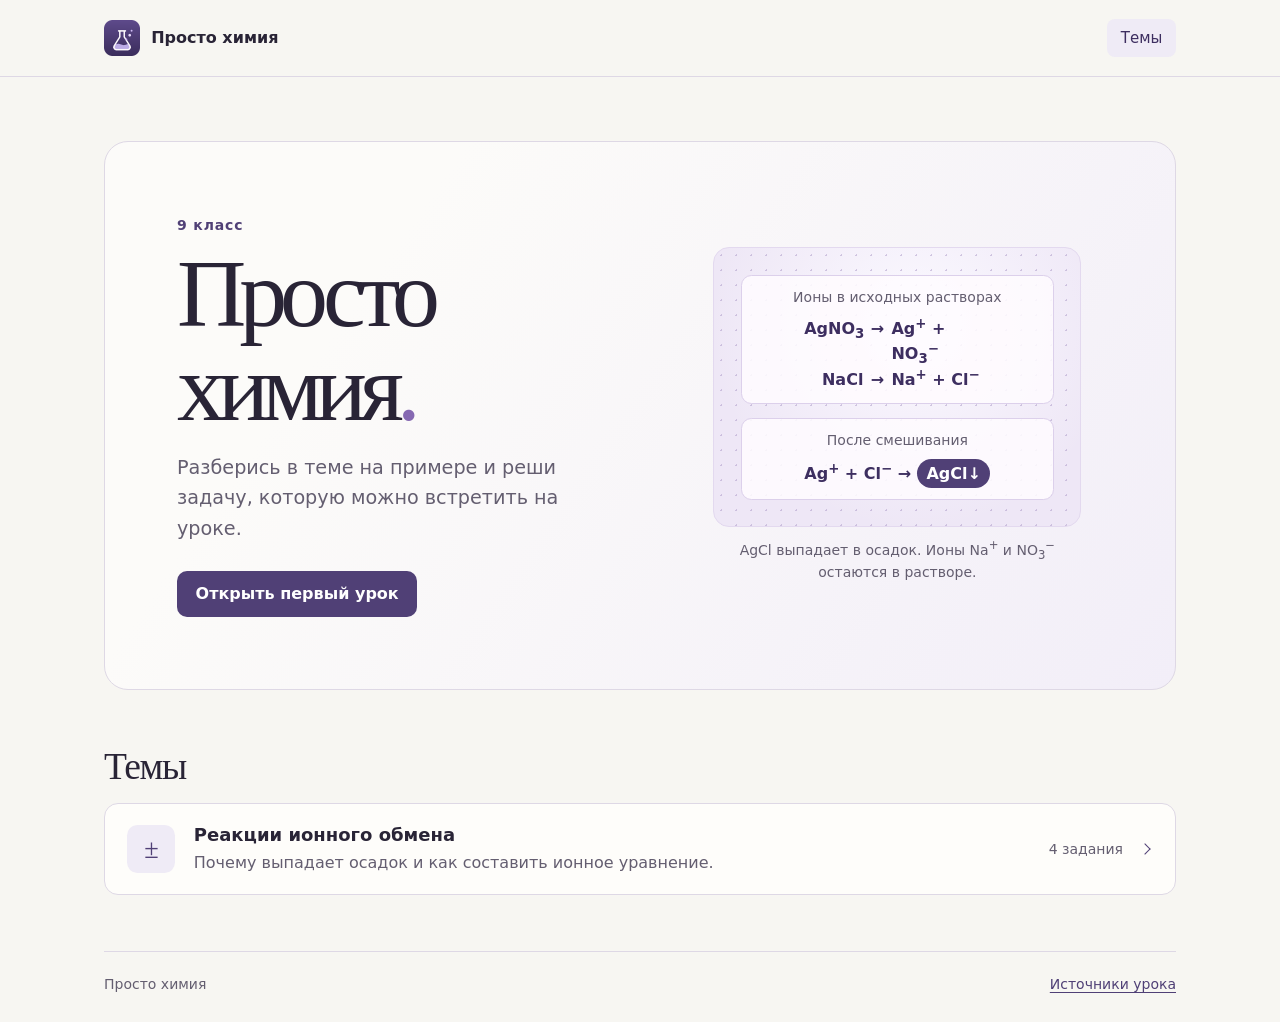
<file: index.html>
<!doctype html>
<html lang="ru">
<head>
  <meta charset="utf-8">
  <meta name="viewport" content="width=device-width, initial-scale=1">
  <meta name="description" content="Химия для 9 класса. Короткие объяснения и школьные задачи с разбором.">
  <meta name="theme-color" content="#f7f6f2">
  <title>Просто химия · Темы для 9 класса</title>
  <link rel="icon" type="image/png" href="logo.png">
  <link rel="stylesheet" href="styles.css?v=3">
</head>
<body>
  <a class="skip-link" href="#main">К содержанию</a>
  <header class="site-header">
    <div class="frame header-inner">
      <a class="brand" href="./" aria-label="Просто химия, главная">
        <img class="brand-mark" src="logo.png" width="36" height="36" alt="">
        Просто химия
      </a>
      <nav aria-label="Основная навигация">
        <a class="nav-link" href="./" aria-current="page">Темы</a>
      </nav>
    </div>
  </header>

  <main id="main" class="frame home">
    <section class="hero" aria-labelledby="home-title">
      <div class="hero-copy">
        <p class="eyebrow">9 класс</p>
        <h1 id="home-title">Просто<br>химия<span class="title-period">.</span></h1>
        <p class="lead">Разберись в теме на примере и реши задачу, которую можно встретить на уроке.</p>
        <a class="button" href="ion-exchange.html">Открыть первый урок</a>
      </div>

      <figure class="hero-figure">
        <div class="ion-diagram">
          <div class="diagram-block">
            <p class="diagram-label">Ионы в исходных растворах</p>
            <div class="diagram-equations">
              <p class="diagram-equation"><strong>AgNO<sub>3</sub></strong><span>→</span><span>Ag<sup>+</sup> + NO<sub>3</sub><sup>−</sup></span></p>
              <p class="diagram-equation"><strong>NaCl</strong><span>→</span><span>Na<sup>+</sup> + Cl<sup>−</sup></span></p>
            </div>
          </div>
          <div class="diagram-block">
            <p class="diagram-label">После смешивания</p>
            <p class="diagram-reaction">Ag<sup>+</sup> + Cl<sup>−</sup> → <strong class="diagram-product">AgCl↓</strong></p>
          </div>
        </div>
        <figcaption>AgCl выпадает в осадок. Ионы Na<sup>+</sup> и NO<sub>3</sub><sup>−</sup> остаются в растворе.</figcaption>
      </figure>
    </section>

    <section class="topic-section" aria-labelledby="topics-title">
      <h2 id="topics-title">Темы</h2>
      <ul class="topic-list">
        <li>
          <a class="topic-card" href="ion-exchange.html">
            <span class="topic-symbol" aria-hidden="true">±</span>
            <div class="topic-copy">
              <h3>Реакции ионного обмена</h3>
              <p>Почему выпадает осадок и как составить ионное уравнение.</p>
            </div>
            <span class="topic-meta">4 задания</span>
            <span class="topic-chevron" aria-hidden="true"></span>
          </a>
        </li>
      </ul>
    </section>
  </main>

  <footer class="frame site-footer">
    <span>Просто химия</span>
    <a href="ion-exchange.html#sources">Источники урока</a>
  </footer>
</body>
</html>
</file>
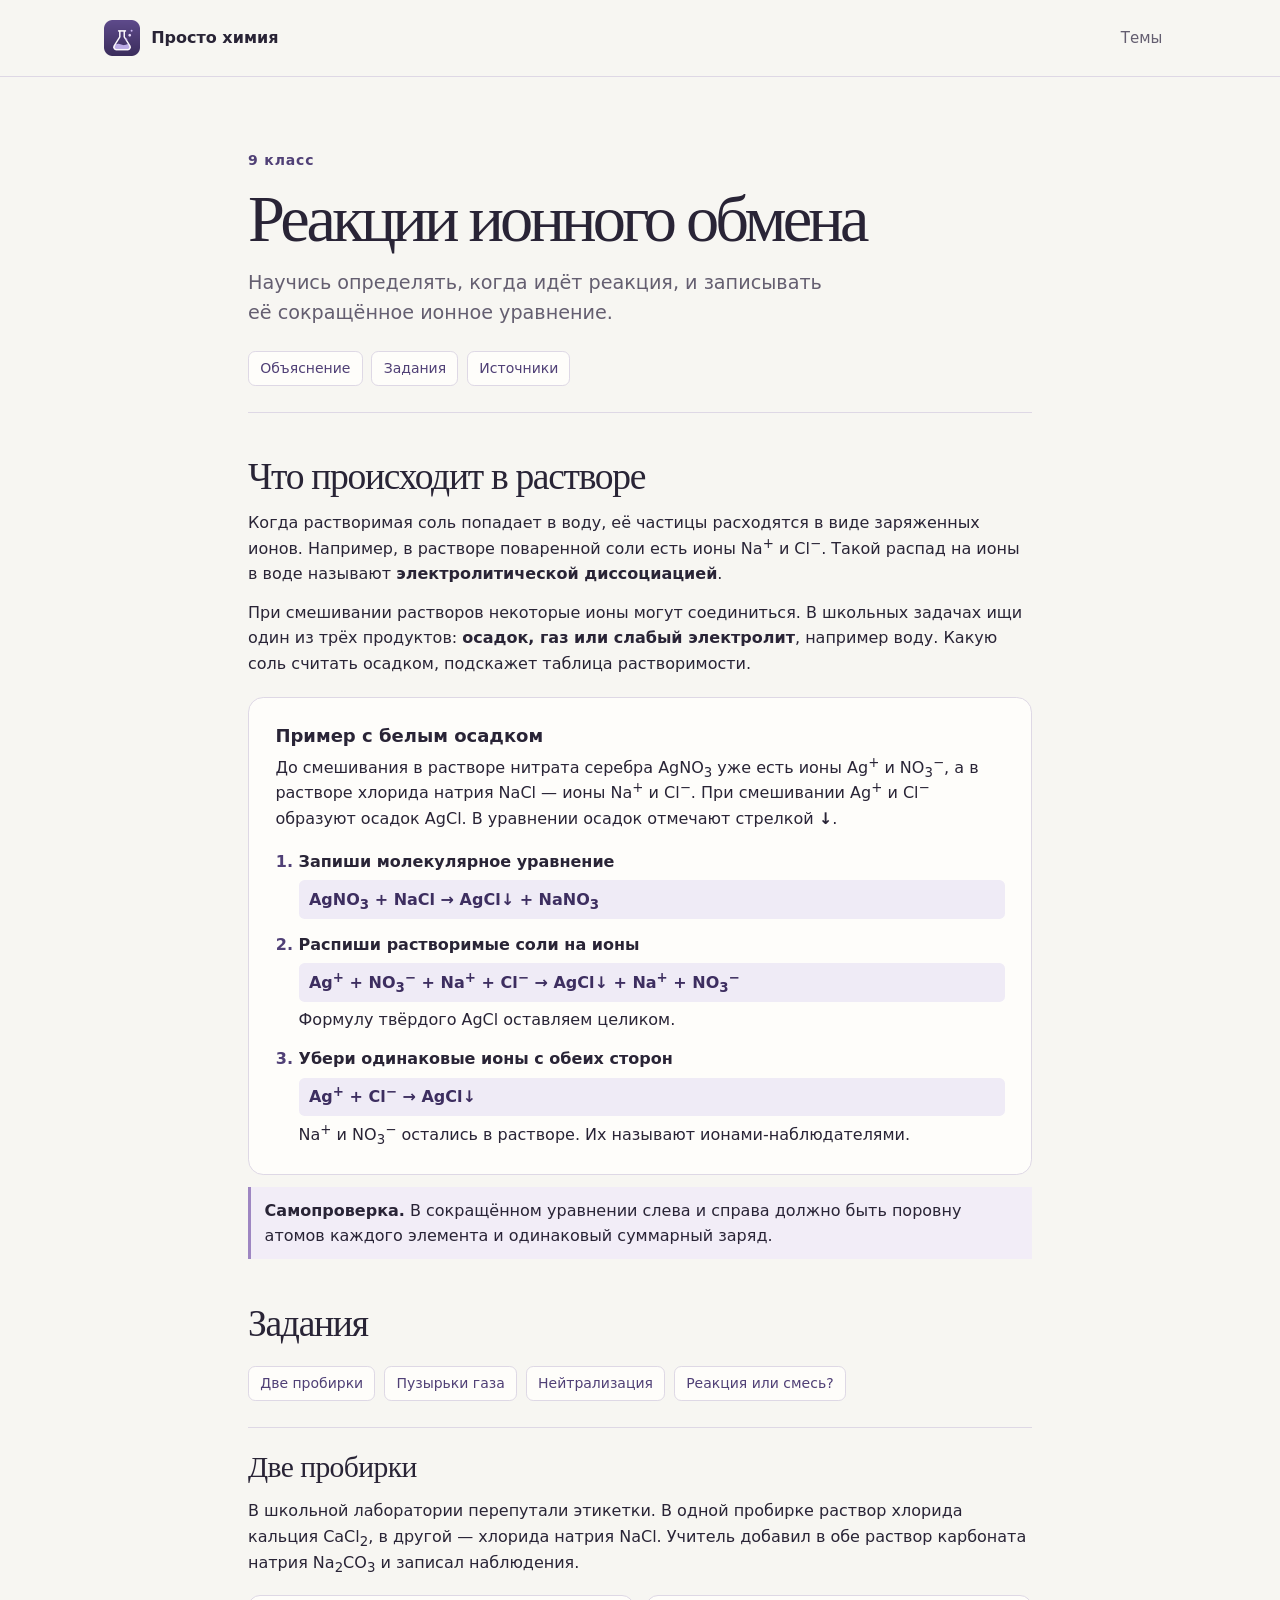
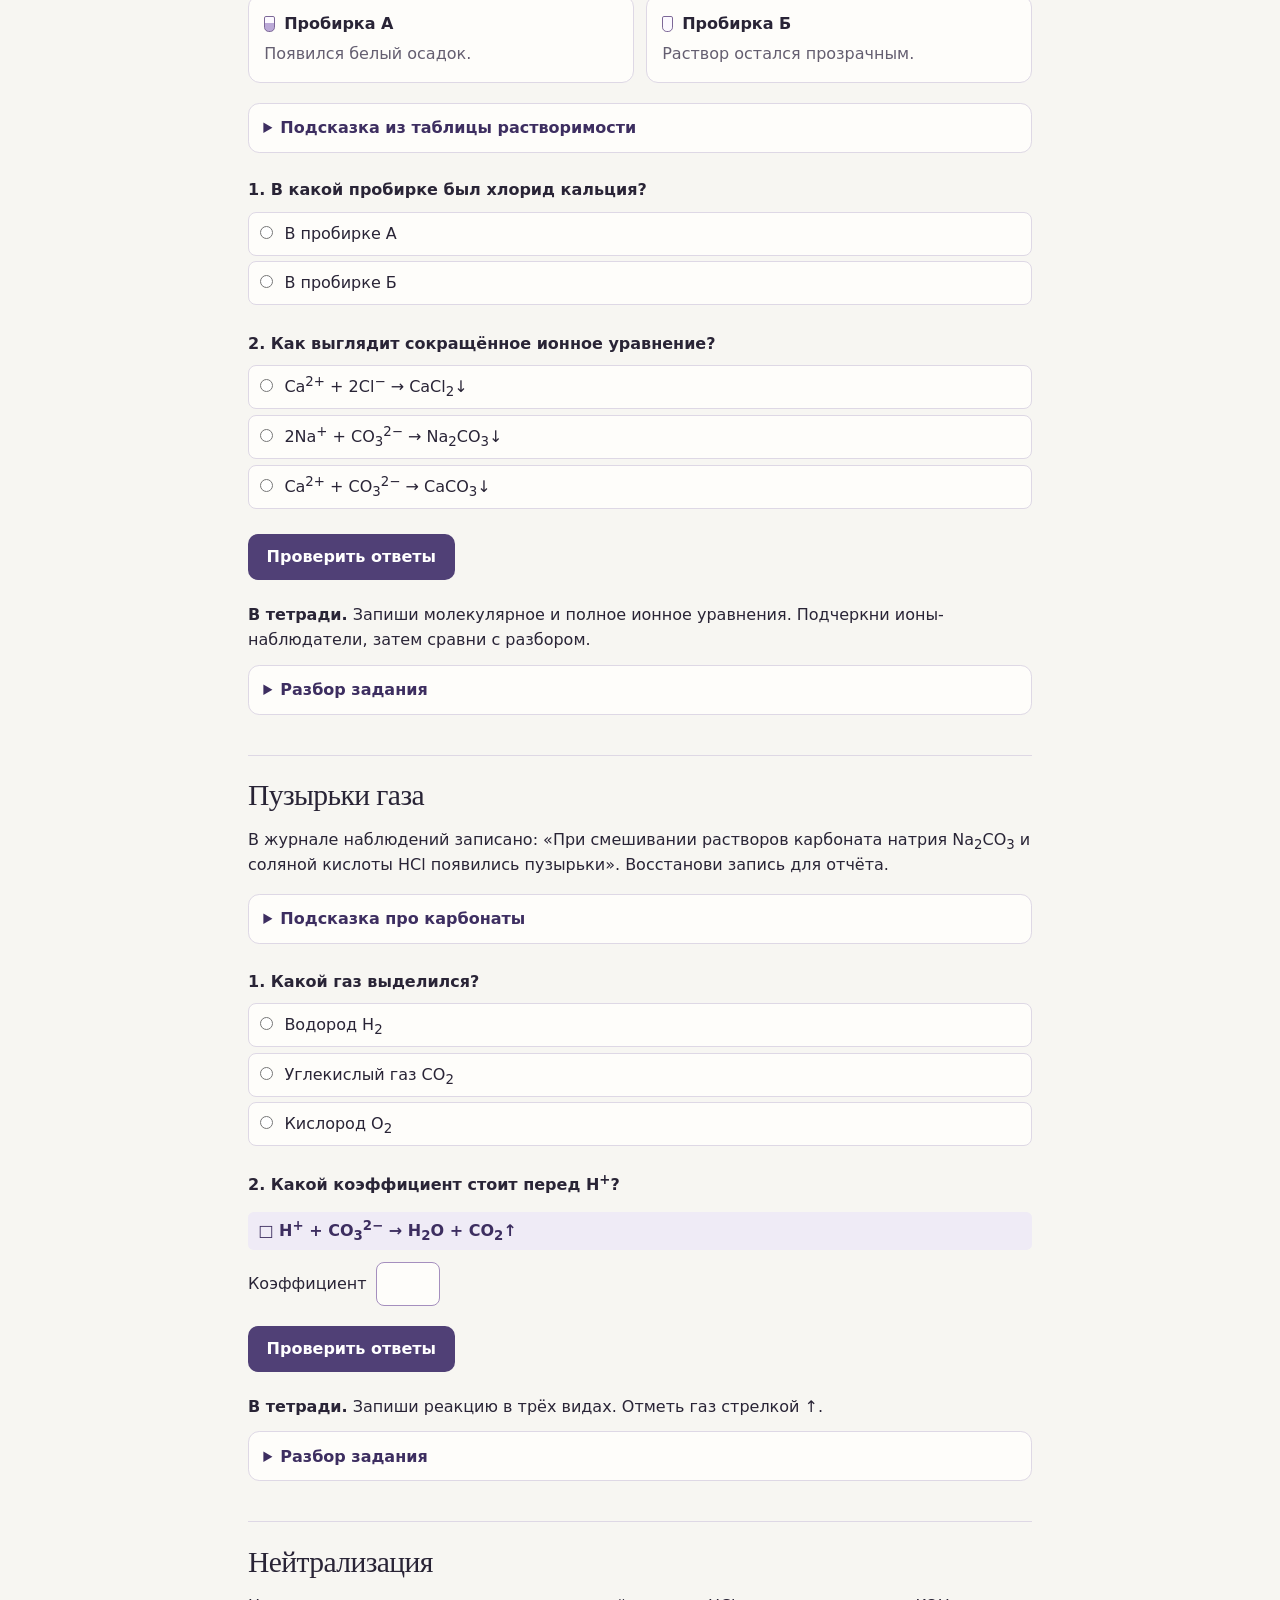
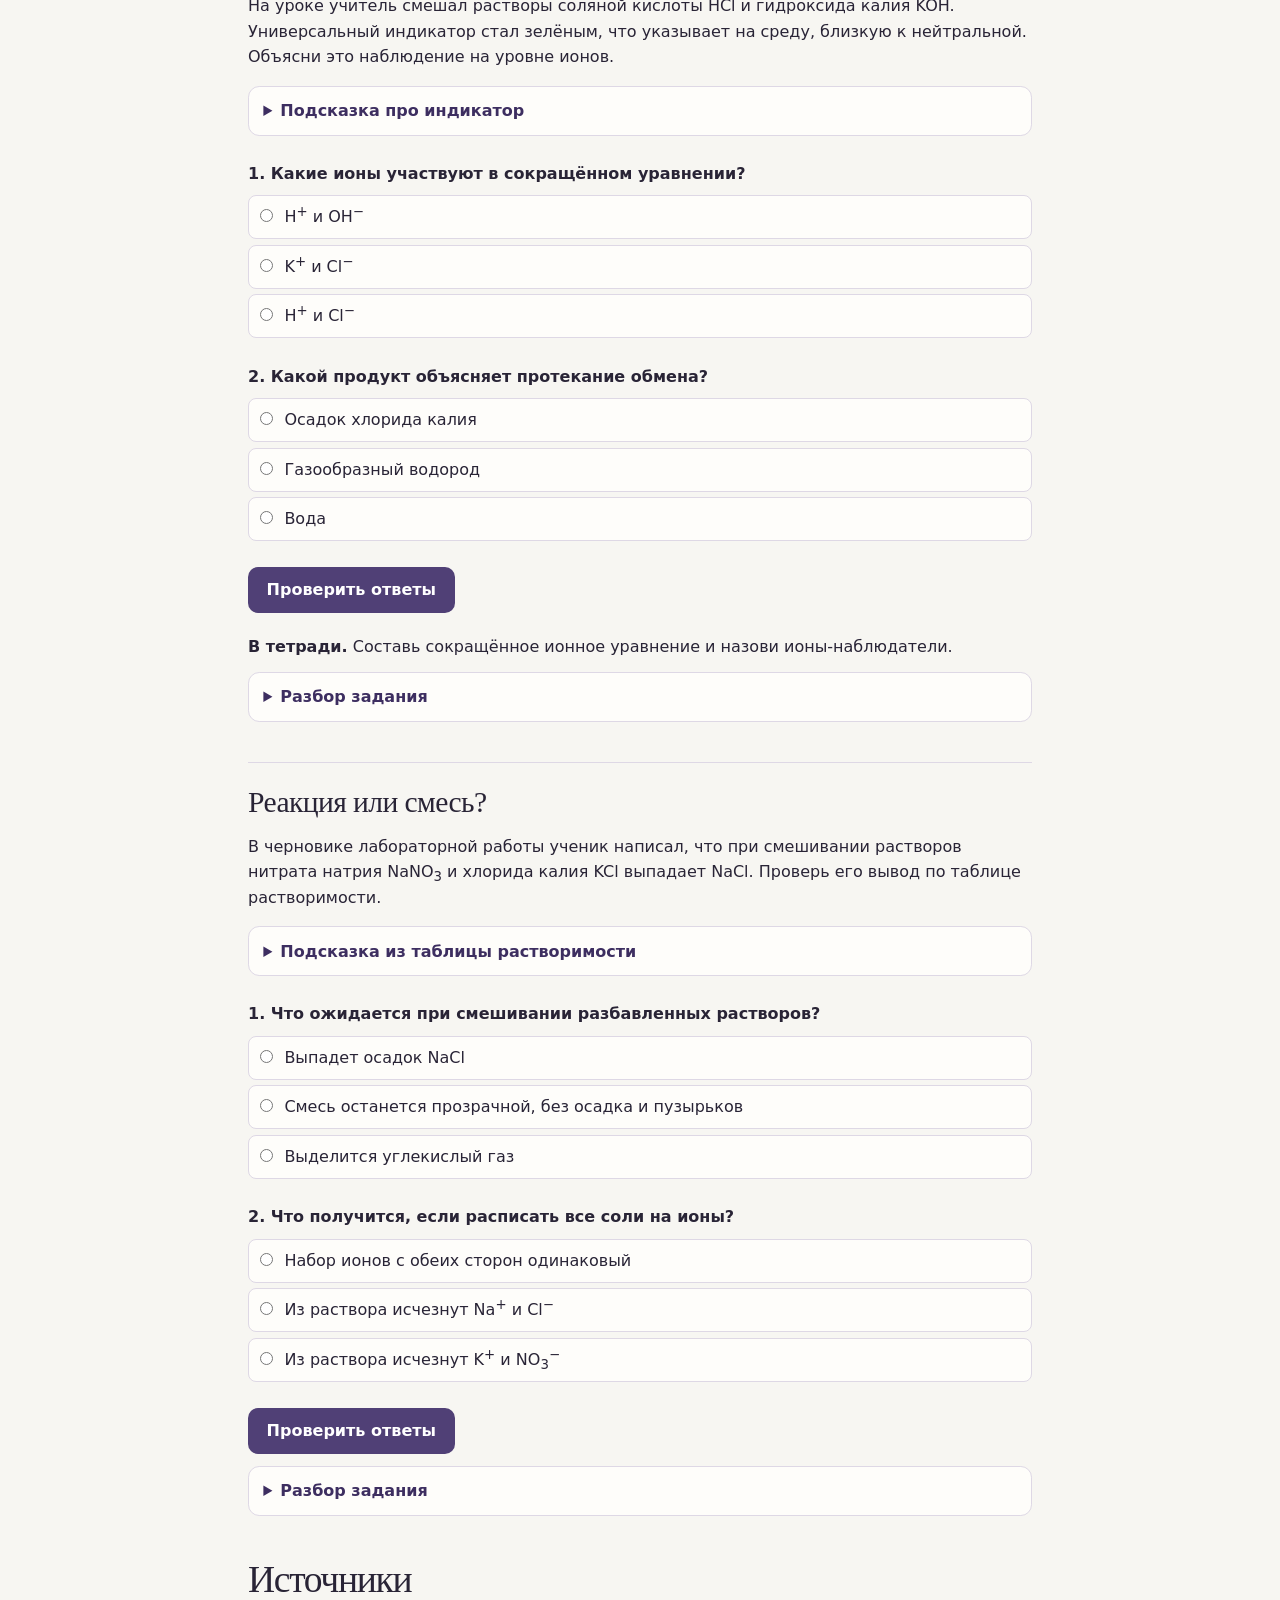
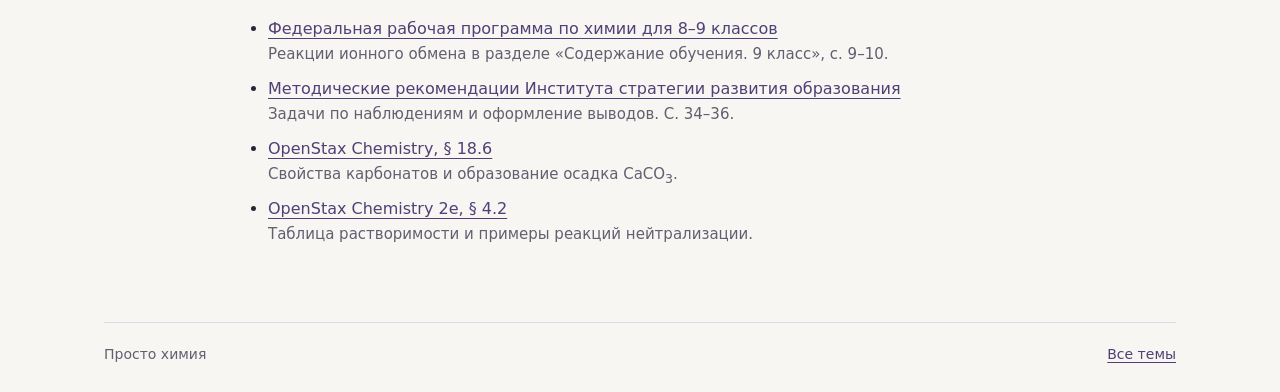
<file: ion-exchange.html>
<!doctype html>
<html lang="ru">
<head>
  <meta charset="utf-8">
  <meta name="viewport" content="width=device-width, initial-scale=1">
  <meta name="description" content="Реакции ионного обмена для 9 класса. Краткое объяснение и четыре школьных задания с проверкой и разбором.">
  <meta name="theme-color" content="#f7f6f2">
  <title>Реакции ионного обмена · Просто химия</title>
  <link rel="icon" type="image/png" href="logo.png">
  <link rel="stylesheet" href="styles.css?v=3">
  <script src="practice.js?v=2" defer></script>
</head>
<body>
  <a class="skip-link" href="#main">К содержанию</a>
  <header class="site-header">
    <div class="frame header-inner">
      <a class="brand" href="./" aria-label="Просто химия, главная">
        <img class="brand-mark" src="logo.png" width="36" height="36" alt="">
        Просто химия
      </a>
      <nav aria-label="Основная навигация">
        <a class="nav-link" href="./#topics-title">Темы</a>
      </nav>
    </div>
  </header>

  <main id="main" class="frame lesson">
    <header class="lesson-hero">
      <p class="eyebrow">9 класс</p>
      <h1>Реакции ионного обмена</h1>
      <p class="lead">Научись определять, когда идёт реакция, и записывать её сокращённое ионное уравнение.</p>
      <nav class="lesson-links" aria-label="В этом уроке">
        <a href="#theory">Объяснение</a>
        <a href="#practice">Задания</a>
        <a href="#sources">Источники</a>
      </nav>
    </header>

    <section id="theory" class="lesson-section" aria-labelledby="theory-title">
      <h2 id="theory-title">Что происходит в растворе</h2>
      <p>Когда растворимая соль попадает в воду, её частицы расходятся в виде заряженных ионов. Например, в растворе поваренной соли есть ионы Na<sup>+</sup> и Cl<sup>−</sup>. Такой распад на ионы в воде называют <strong>электролитической диссоциацией</strong>.</p>
      <p>При смешивании растворов некоторые ионы могут соединиться. В школьных задачах ищи один из трёх продуктов: <strong>осадок, газ или слабый электролит</strong>, например воду. Какую соль считать осадком, подскажет таблица растворимости.</p>

      <div class="worked-example">
        <h3>Пример с белым осадком</h3>
        <p>До смешивания в растворе нитрата серебра AgNO<sub>3</sub> уже есть ионы Ag<sup>+</sup> и NO<sub>3</sub><sup>−</sup>, а в растворе хлорида натрия NaCl — ионы Na<sup>+</sup> и Cl<sup>−</sup>. При смешивании Ag<sup>+</sup> и Cl<sup>−</sup> образуют осадок AgCl. В уравнении осадок отмечают стрелкой <strong>↓</strong>.</p>
        <ol class="equation-steps">
          <li>
            <strong>Запиши молекулярное уравнение</strong>
            <p class="equation">AgNO<sub>3</sub> + NaCl → AgCl↓ + NaNO<sub>3</sub></p>
          </li>
          <li>
            <strong>Распиши растворимые соли на ионы</strong>
            <p class="equation">Ag<sup>+</sup> + NO<sub>3</sub><sup>−</sup> + Na<sup>+</sup> + Cl<sup>−</sup> → AgCl↓ + Na<sup>+</sup> + NO<sub>3</sub><sup>−</sup></p>
            <p>Формулу твёрдого AgCl оставляем целиком.</p>
          </li>
          <li>
            <strong>Убери одинаковые ионы с обеих сторон</strong>
            <p class="equation">Ag<sup>+</sup> + Cl<sup>−</sup> → AgCl↓</p>
            <p>Na<sup>+</sup> и NO<sub>3</sub><sup>−</sup> остались в растворе. Их называют ионами-наблюдателями.</p>
          </li>
        </ol>
      </div>
      <p class="takeaway"><strong>Самопроверка.</strong> В сокращённом уравнении слева и справа должно быть поровну атомов каждого элемента и одинаковый суммарный заряд.</p>
    </section>

    <section id="practice" class="lesson-section" aria-labelledby="practice-title">
      <h2 id="practice-title">Задания</h2>
      <nav class="lesson-links" aria-label="Список заданий">
        <a href="#precipitate">Две пробирки</a>
        <a href="#gas">Пузырьки газа</a>
        <a href="#neutralization">Нейтрализация</a>
        <a href="#mixture">Реакция или смесь?</a>
      </nav>
    </section>

    <section id="precipitate" class="practice-task" aria-labelledby="precipitate-title">
      <h3 id="precipitate-title">Две пробирки</h3>
      <p>В школьной лаборатории перепутали этикетки. В одной пробирке раствор хлорида кальция CaCl<sub>2</sub>, в другой — хлорида натрия NaCl. Учитель добавил в обе раствор карбоната натрия Na<sub>2</sub>CO<sub>3</sub> и записал наблюдения.</p>
      <dl class="observations">
        <div>
          <dt><span aria-hidden="true" class="sample cloudy"></span>Пробирка А</dt>
          <dd>Появился белый осадок.</dd>
        </div>
        <div>
          <dt><span aria-hidden="true" class="sample clear"></span>Пробирка Б</dt>
          <dd>Раствор остался прозрачным.</dd>
        </div>
      </dl>

      <details class="disclosure hint">
        <summary>Подсказка из таблицы растворимости</summary>
        <p>Карбонат кальция CaCO<sub>3</sub> практически нерастворим, а соли натрия из этого задания растворимы. В сокращённом уравнении слева оставь ионы, которые входят в состав осадка.</p>
      </details>

      <form class="exercise" aria-labelledby="precipitate-title" hidden>
        <fieldset data-correct="a" data-right="Да, хлорид кальция был в пробирке А. Ионы кальция образовали белый осадок." data-wrong="Ещё раз сравни наблюдения. Где ионы кальция могли образовать осадок?">
          <legend>1. В какой пробирке был хлорид кальция?</legend>
          <label class="option"><input type="radio" name="sample" value="a"><span>В пробирке А</span></label>
          <label class="option"><input type="radio" name="sample" value="b"><span>В пробирке Б</span></label>
          <p class="field-feedback" hidden></p>
        </fieldset>

        <fieldset data-correct="carbonate" data-right="Верно. Ионы кальция и карбонат-ионы образуют CaCO₃. Суммарный заряд с обеих сторон равен нулю." data-wrong="Проверь, входит ли каждый выбранный ион в состав осадка. Ионы-наблюдатели в сокращённом уравнении убирают.">
          <legend>2. Как выглядит сокращённое ионное уравнение?</legend>
          <label class="option"><input type="radio" name="equation" value="chloride"><span class="formula">Ca<sup>2+</sup> + 2Cl<sup>−</sup> → CaCl<sub>2</sub>↓</span></label>
          <label class="option"><input type="radio" name="equation" value="sodium"><span class="formula">2Na<sup>+</sup> + CO<sub>3</sub><sup>2−</sup> → Na<sub>2</sub>CO<sub>3</sub>↓</span></label>
          <label class="option"><input type="radio" name="equation" value="carbonate"><span class="formula">Ca<sup>2+</sup> + CO<sub>3</sub><sup>2−</sup> → CaCO<sub>3</sub>↓</span></label>
          <p class="field-feedback" hidden></p>
        </fieldset>

        <div class="exercise-actions">
          <button type="submit" class="button">Проверить ответы</button>
          <button type="reset" class="button button-quiet" hidden>Сбросить</button>
        </div>
        <p class="result" role="status" aria-atomic="true"></p>
      </form>
      <noscript>
        <p>Определи, в какой пробирке был хлорид кальция. Запиши сокращённое ионное уравнение и сравни с разбором.</p>
      </noscript>

      <p class="notebook"><strong>В тетради.</strong> Запиши молекулярное и полное ионное уравнения. Подчеркни ионы-наблюдатели, затем сравни с разбором.</p>
      <details id="solution" class="disclosure solution">
        <summary>Разбор задания</summary>
        <div class="solution-body">
          <p>В пробирке А был CaCl<sub>2</sub>. Ионы Ca<sup>2+</sup> встретились с ионами CO<sub>3</sub><sup>2−</sup>, и образовался белый осадок CaCO<sub>3</sub>. В пробирке Б все ионы остались в растворе.</p>
          <dl class="solution-equations">
            <dt>Молекулярное</dt>
            <dd class="equation">CaCl<sub>2</sub> + Na<sub>2</sub>CO<sub>3</sub> → CaCO<sub>3</sub>↓ + 2NaCl</dd>
            <dt>Полное ионное</dt>
            <dd class="equation">Ca<sup>2+</sup> + <s>2Cl<sup>−</sup></s> + <s>2Na<sup>+</sup></s> + CO<sub>3</sub><sup>2−</sup> → CaCO<sub>3</sub>↓ + <s>2Na<sup>+</sup></s> + <s>2Cl<sup>−</sup></s></dd>
            <dt>Сокращённое ионное</dt>
            <dd class="equation">Ca<sup>2+</sup> + CO<sub>3</sub><sup>2−</sup> → CaCO<sub>3</sub>↓</dd>
          </dl>
          <p>Карбонат кальция встречается и в быту. Например, он может входить в состав накипи в чайнике.</p>
        </div>
      </details>
    </section>

    <section id="gas" class="practice-task" aria-labelledby="gas-title">
      <h3 id="gas-title">Пузырьки газа</h3>
      <p>В журнале наблюдений записано: «При смешивании растворов карбоната натрия Na<sub>2</sub>CO<sub>3</sub> и соляной кислоты HCl появились пузырьки». Восстанови запись для отчёта.</p>

      <details class="disclosure hint">
        <summary>Подсказка про карбонаты</summary>
        <p>При взаимодействии карбоната с кислотой образуется угольная кислота H<sub>2</sub>CO<sub>3</sub>. Она распадается на воду и газ. Сравни состав H<sub>2</sub>CO<sub>3</sub> и H<sub>2</sub>O.</p>
      </details>

      <form class="exercise" aria-labelledby="gas-title" hidden>
        <fieldset data-correct="co2" data-right="Верно, в пузырьках углекислый газ CO₂." data-wrong="Подумай, в какую молекулу попадает углерод из карбонат-иона.">
          <legend>1. Какой газ выделился?</legend>
          <label class="option"><input type="radio" name="gas" value="h2"><span>Водород H<sub>2</sub></span></label>
          <label class="option"><input type="radio" name="gas" value="co2"><span>Углекислый газ CO<sub>2</sub></span></label>
          <label class="option"><input type="radio" name="gas" value="o2"><span>Кислород O<sub>2</sub></span></label>
          <p class="field-feedback" hidden></p>
        </fieldset>

        <fieldset data-correct="2" data-right="Верно. Два иона H⁺ компенсируют заряд −2 карбонат-иона и дают два атома водорода для воды." data-wrong="Заряд CO₃²⁻ равен −2. Сколько ионов с зарядом +1 нужно, чтобы суммарный заряд стал нулём?">
          <legend>2. Какой коэффициент стоит перед H<sup>+</sup>?</legend>
          <p class="equation">□ H<sup>+</sup> + CO<sub>3</sub><sup>2−</sup> → H<sub>2</sub>O + CO<sub>2</sub>↑</p>
          <label class="coefficient">Коэффициент <input type="text" name="coefficient" inputmode="numeric" autocomplete="off" maxlength="2"></label>
          <p class="field-feedback" hidden></p>
        </fieldset>

        <div class="exercise-actions">
          <button type="submit" class="button">Проверить ответы</button>
          <button type="reset" class="button button-quiet" hidden>Сбросить</button>
        </div>
        <p class="result" role="status" aria-atomic="true"></p>
      </form>
      <noscript><p>Назови газ и подбери коэффициент перед H<sup>+</sup> для реакции с одним CO<sub>3</sub><sup>2−</sup>.</p></noscript>

      <p class="notebook"><strong>В тетради.</strong> Запиши реакцию в трёх видах. Отметь газ стрелкой ↑.</p>
      <details class="disclosure solution">
        <summary>Разбор задания</summary>
        <div class="solution-body">
          <p>Один карбонат-ион связывает два иона H<sup>+</sup>. Образовавшаяся угольная кислота распадается на воду и углекислый газ.</p>
          <dl class="solution-equations">
            <dt>Молекулярное</dt>
            <dd class="equation">Na<sub>2</sub>CO<sub>3</sub> + 2HCl → 2NaCl + H<sub>2</sub>O + CO<sub>2</sub>↑</dd>
            <dt>Полное ионное</dt>
            <dd class="equation"><s>2Na<sup>+</sup></s> + CO<sub>3</sub><sup>2−</sup> + 2H<sup>+</sup> + <s>2Cl<sup>−</sup></s> → <s>2Na<sup>+</sup></s> + <s>2Cl<sup>−</sup></s> + H<sub>2</sub>O + CO<sub>2</sub>↑</dd>
            <dt>Сокращённое ионное</dt>
            <dd class="equation">2H<sup>+</sup> + CO<sub>3</sub><sup>2−</sup> → H<sub>2</sub>O + CO<sub>2</sub>↑</dd>
          </dl>
        </div>
      </details>
    </section>

    <section id="neutralization" class="practice-task" aria-labelledby="neutralization-title">
      <h3 id="neutralization-title">Нейтрализация</h3>
      <p>На уроке учитель смешал растворы соляной кислоты HCl и гидроксида калия KOH. Универсальный индикатор стал зелёным, что указывает на среду, близкую к нейтральной. Объясни это наблюдение на уровне ионов.</p>

      <details class="disclosure hint">
        <summary>Подсказка про индикатор</summary>
        <p>Кислая среда связана с избытком H<sup>+</sup>, а щелочная — с избытком OH<sup>−</sup>. Вспомни, что образуется, когда эти ионы соединяются.</p>
      </details>

      <form class="exercise" aria-labelledby="neutralization-title" hidden>
        <fieldset data-correct="water" data-right="Да. Ионы H⁺ и OH⁻ соединяются в молекулы воды." data-wrong="Найди пару из иона кислоты и иона щёлочи, из которых может образоваться вода.">
          <legend>1. Какие ионы участвуют в сокращённом уравнении?</legend>
          <label class="option"><input type="radio" name="ions" value="water"><span>H<sup>+</sup> и OH<sup>−</sup></span></label>
          <label class="option"><input type="radio" name="ions" value="salt"><span>K<sup>+</sup> и Cl<sup>−</sup></span></label>
          <label class="option"><input type="radio" name="ions" value="acid"><span>H<sup>+</sup> и Cl<sup>−</sup></span></label>
          <p class="field-feedback" hidden></p>
        </fieldset>

        <fieldset data-correct="water" data-right="Верно. Образование воды, слабого электролита, объясняет, почему идёт реакция обмена." data-wrong="Хлорид калия остаётся в растворе. Посмотри, какое вещество образуют H⁺ и OH⁻.">
          <legend>2. Какой продукт объясняет протекание обмена?</legend>
          <label class="option"><input type="radio" name="product" value="solid"><span>Осадок хлорида калия</span></label>
          <label class="option"><input type="radio" name="product" value="gas"><span>Газообразный водород</span></label>
          <label class="option"><input type="radio" name="product" value="water"><span>Вода</span></label>
          <p class="field-feedback" hidden></p>
        </fieldset>

        <div class="exercise-actions">
          <button type="submit" class="button">Проверить ответы</button>
          <button type="reset" class="button button-quiet" hidden>Сбросить</button>
        </div>
        <p class="result" role="status" aria-atomic="true"></p>
      </form>
      <noscript><p>Определи, какие ионы реагируют и что образуется при их соединении.</p></noscript>

      <p class="notebook"><strong>В тетради.</strong> Составь сокращённое ионное уравнение и назови ионы-наблюдатели.</p>
      <details class="disclosure solution">
        <summary>Разбор задания</summary>
        <div class="solution-body">
          <p>Ионы H<sup>+</sup> и OH<sup>−</sup> образуют воду. При смешивании равных количеств HCl и KOH избытка кислоты или щёлочи в растворе не остаётся. Ионы K<sup>+</sup> и Cl<sup>−</sup> сохраняются в растворе.</p>
          <dl class="solution-equations">
            <dt>Молекулярное</dt>
            <dd class="equation">HCl + KOH → KCl + H<sub>2</sub>O</dd>
            <dt>Полное ионное</dt>
            <dd class="equation">H<sup>+</sup> + <s>Cl<sup>−</sup></s> + <s>K<sup>+</sup></s> + OH<sup>−</sup> → <s>K<sup>+</sup></s> + <s>Cl<sup>−</sup></s> + H<sub>2</sub>O</dd>
            <dt>Сокращённое ионное</dt>
            <dd class="equation">H<sup>+</sup> + OH<sup>−</sup> → H<sub>2</sub>O</dd>
          </dl>
        </div>
      </details>
    </section>

    <section id="mixture" class="practice-task" aria-labelledby="mixture-title">
      <h3 id="mixture-title">Реакция или смесь?</h3>
      <p>В черновике лабораторной работы ученик написал, что при смешивании растворов нитрата натрия NaNO<sub>3</sub> и хлорида калия KCl выпадает NaCl. Проверь его вывод по таблице растворимости.</p>

      <details class="disclosure hint">
        <summary>Подсказка из таблицы растворимости</summary>
        <p>Предполагаемые продукты обмена — хлорид натрия NaCl и нитрат калия KNO<sub>3</sub>. Обе соли растворимы в воде.</p>
      </details>

      <form class="exercise" aria-labelledby="mixture-title" hidden>
        <fieldset data-correct="clear" data-right="Да. Обе соли растворимы, и в обычных условиях смесь остаётся прозрачной." data-wrong="Проверь растворимость NaCl и KNO₃. Из этих ионов газ тоже не образуется.">
          <legend>1. Что ожидается при смешивании разбавленных растворов?</legend>
          <label class="option"><input type="radio" name="observation" value="solid"><span>Выпадет осадок NaCl</span></label>
          <label class="option"><input type="radio" name="observation" value="clear"><span>Смесь останется прозрачной, без осадка и пузырьков</span></label>
          <label class="option"><input type="radio" name="observation" value="gas"><span>Выделится углекислый газ</span></label>
          <p class="field-feedback" hidden></p>
        </fieldset>

        <fieldset data-correct="same" data-right="Верно. Все четыре вида ионов остаются в растворе, сокращённого ионного уравнения нет." data-wrong="Выпиши ионы каждой из четырёх растворимых солей. Какие ионы есть с обеих сторон записи?">
          <legend>2. Что получится, если расписать все соли на ионы?</legend>
          <label class="option"><input type="radio" name="ions" value="same"><span>Набор ионов с обеих сторон одинаковый</span></label>
          <label class="option"><input type="radio" name="ions" value="sodium"><span>Из раствора исчезнут Na<sup>+</sup> и Cl<sup>−</sup></span></label>
          <label class="option"><input type="radio" name="ions" value="potassium"><span>Из раствора исчезнут K<sup>+</sup> и NO<sub>3</sub><sup>−</sup></span></label>
          <p class="field-feedback" hidden></p>
        </fieldset>

        <div class="exercise-actions">
          <button type="submit" class="button">Проверить ответы</button>
          <button type="reset" class="button button-quiet" hidden>Сбросить</button>
        </div>
        <p class="result" role="status" aria-atomic="true"></p>
      </form>
      <noscript><p>Предскажи результат смешивания. Выпиши ионы до и после смешивания и сравни их.</p></noscript>

      <details class="disclosure solution">
        <summary>Разбор задания</summary>
        <div class="solution-body">
          <p>В обоих растворах соли диссоциируют. После смешивания остаются те же четыре вида ионов:</p>
          <p class="equation">Na<sup>+</sup>, NO<sub>3</sub><sup>−</sup>, K<sup>+</sup>, Cl<sup>−</sup></p>
          <p>Осадок, газ или слабый электролит не образуются. Все ионы сократились бы, поэтому ионного уравнения реакции нет. Сам по себе прозрачный раствор ничего не доказывает: при нейтрализации он тоже может остаться прозрачным.</p>
        </div>
      </details>
    </section>

    <section id="sources" class="lesson-section sources" aria-labelledby="sources-title">
      <h2 id="sources-title">Источники</h2>
      <ul>
        <li><a href="https://edsoo.ru/wp-content/uploads/2025/07/2025_ooo_frp_himiya_8-9_baza.pdf#page=9">Федеральная рабочая программа по химии для 8–9 классов</a><span>Реакции ионного обмена в разделе «Содержание обучения. 9 класс», с. 9–10.</span></li>
        <li><a href="https://edsoo.ru/wp-content/uploads/2023/10/metodicheskoe-posobie.-himiya.pdf#page=34">Методические рекомендации Института стратегии развития образования</a><span>Задачи по наблюдениям и оформление выводов. С. 34–36.</span></li>
        <li><a href="https://openstax.org/books/chemistry/pages/18-6-occurrence-preparation-and-properties-of-carbonates">OpenStax Chemistry, § 18.6</a><span>Свойства карбонатов и образование осадка CaCO<sub>3</sub>.</span></li>
        <li><a href="https://openstax.org/books/chemistry-2e/pages/4-2-classifying-chemical-reactions">OpenStax Chemistry 2e, § 4.2</a><span>Таблица растворимости и примеры реакций нейтрализации.</span></li>
      </ul>
    </section>
  </main>

  <footer class="frame site-footer">
    <span>Просто химия</span>
    <a href="./#topics-title">Все темы</a>
  </footer>
</body>
</html>
</file>
<file: styles.css>
:root {
  color-scheme: light;
  --paper: #f7f6f2;
  --surface: #fefdfa;
  --ink: #292436;
  --muted: #645e70;
  --accent: #504076;
  --accent-dark: #3d2e60;
  --wash: #efebf6;
  --line: #ded8e5;
  --serif: Georgia, 'Times New Roman', serif;
  --sans: 'Segoe UI', system-ui, sans-serif;
}

*, *::before, *::after { box-sizing: border-box; }
[hidden] { display: none !important; }

body {
  margin: 0;
  min-width: 0;
  min-height: 100vh;
  display: flex;
  flex-direction: column;
  color: var(--ink);
  background: var(--paper);
  font: 1rem/1.6 var(--sans);
}

a { color: var(--accent); text-underline-offset: .23em; }
a:hover { color: var(--accent-dark); }
:focus-visible { outline: 2px solid #6a509a; outline-offset: 4px; }
button, input { font: inherit; }
sup, sub { line-height: 0; }
h1, h2, h3, p, figure { margin: 0; }
h1, h2 { font-family: var(--serif); font-weight: 500; line-height: 1.1; }
h2 { font-size: clamp(1.75rem, 4vw, 2.35rem); letter-spacing: -.035em; }
h3 { font-size: 1.125rem; line-height: 1.35; }

.frame { width: min(100% - 3rem, 67rem); margin-inline: auto; }
.skip-link { position: fixed; top: .75rem; left: .75rem; z-index: 2; padding: .5rem .75rem; background: var(--surface); transform: translateY(-200%); }
.skip-link:focus { transform: none; }
.site-header { border-bottom: 1px solid var(--line); }
.header-inner { min-height: 4.75rem; display: flex; align-items: center; justify-content: space-between; gap: 1rem; }
.brand { display: inline-flex; align-items: center; gap: .7rem; font-weight: 650; color: var(--ink); text-decoration: none; }
.brand-mark { display: block; width: 2.25rem; height: 2.25rem; flex: none; }
.nav-link { display: inline-block; padding: .45rem .85rem; border-radius: .5rem; color: var(--muted); font-size: .9375rem; text-decoration: none; }
.nav-link:hover, .nav-link[aria-current] { color: var(--accent-dark); background: var(--wash); }

.home { padding-block: clamp(1.5rem, 5vw, 4rem) 3.5rem; }
.hero {
  display: grid;
  grid-template-columns: minmax(0, 1.08fr) minmax(0, .92fr);
  align-items: center;
  gap: 2rem;
  padding: clamp(2rem, 6vw, 4.5rem);
  border: 1px solid var(--line);
  border-radius: 1.5rem;
  background: linear-gradient(125deg, #fcfbf9 25%, #f2eef8 100%);
}
.eyebrow { color: var(--accent); font-size: .875rem; font-weight: 650; letter-spacing: .06em; }
.hero h1 { margin-block: .65rem 1.1rem; font-size: clamp(3.75rem, 8.3vw, 6rem); line-height: .98; letter-spacing: -.075em; }
.title-period { color: #8669b2; }
.lead { color: var(--muted); font-size: clamp(1.05rem, 2.2vw, 1.2rem); max-width: 35ch; }
.button {
  display: inline-flex;
  align-items: center;
  justify-content: center;
  min-height: 2.875rem;
  padding: .55rem 1.1rem;
  border: 1px solid transparent;
  border-radius: .625rem;
  background: var(--accent);
  color: white;
  font-weight: 650;
  text-decoration: none;
  cursor: pointer;
}
.button:hover { background: var(--accent-dark); color: white; }
.hero .button { margin-top: 1.65rem; }
.hero-figure { width: 100%; max-width: 23rem; justify-self: center; }
.hero-figure figcaption { margin-top: .75rem; color: var(--muted); text-align: center; font-size: .875rem; }
.ion-diagram {
  display: grid;
  gap: .875rem;
  padding: clamp(.85rem, 3vw, 1.65rem);
  border-radius: 1rem;
  border: 1px solid #e3d9ef;
  background-color: #eee7f6;
  background-image: radial-gradient(#aa98c580 1px, transparent 1px), radial-gradient(ellipse at 55% 27%, #fbf9ff, transparent 72%);
  background-size: 15px 15px, 100% 100%;
}
.diagram-block {
  display: grid;
  justify-items: center;
  gap: .45rem;
  padding: .65rem .5rem;
  border-radius: .65rem;
  border: 1px solid #dcd0eb;
  background: #fffcffdd;
  text-align: center;
}
.diagram-label { color: var(--muted); font-size: .875rem; }
.diagram-equation { display: grid; grid-template-columns: 3.7rem 1.25rem 6.2rem; align-items: baseline; gap: .25rem; text-align: left; }
.diagram-equation strong { text-align: right; }
.diagram-equation > :nth-child(2) { text-align: center; }
.diagram-equation, .diagram-reaction { color: var(--accent-dark); font-weight: 600; }
.diagram-product {
  display: inline-block;
  padding: .12em .6em;
  border-radius: 99px;
  background: var(--accent);
  color: white;
  white-space: nowrap;
}

.topic-section { margin-top: clamp(2rem, 6vw, 3.5rem); }
.topic-list { padding: 0; margin: 1rem 0 0; list-style: none; }
.topic-card {
  display: grid;
  grid-template-columns: auto minmax(0, 1fr) auto auto;
  align-items: center;
  gap: 1.15rem;
  padding: 1.15rem 1.4rem;
  border: 1px solid var(--line);
  border-radius: .875rem;
  background: var(--surface);
  color: var(--ink);
  text-decoration: none;
}
.topic-card:hover { background: #fbf8ff; border-color: #bba8d0; }
.topic-symbol { display: grid; place-items: center; width: 3rem; height: 3rem; border-radius: .65rem; background: var(--wash); color: var(--accent); font: 1.65rem/1 var(--serif); }
.topic-copy p { margin-top: .2rem; color: var(--muted); }
.topic-meta { color: var(--muted); font-size: .875rem; white-space: nowrap; }
.topic-chevron { width: .5rem; height: .5rem; margin-right: .2rem; border-top: 1.5px solid var(--accent); border-right: 1.5px solid var(--accent); transform: rotate(45deg); }
.site-footer { display: flex; justify-content: space-between; gap: .75rem 1.25rem; flex-wrap: wrap; margin-top: auto; padding-block: 1.3rem 1.65rem; border-top: 1px solid var(--line); font-size: .875rem; color: var(--muted); }

.lesson { max-width: 49rem; padding-block: clamp(2rem, 6vw, 4.5rem) 3.75rem; }
.lesson-hero { padding-bottom: 1.6rem; border-bottom: 1px solid var(--line); }
.lesson-hero h1 { margin-block: .65rem .8rem; font-size: clamp(2.5rem, 6vw, 4.15rem); letter-spacing: -.058em; }
.lesson-hero .lead { max-width: 48ch; }
.lesson-links { display: flex; flex-wrap: wrap; gap: .55rem; margin-top: 1.35rem; }
.lesson-links a { padding: .35rem .7rem; border: 1px solid var(--line); border-radius: .45rem; background: var(--surface); font-size: .875rem; text-decoration: none; }
.lesson-links a:hover { background: var(--wash); }
.lesson-section { margin-top: 2.7rem; scroll-margin-top: 1.5rem; }
.lesson-section > p, .practice-task > p { margin-top: .8rem; }
.practice-task { margin-top: 1.6rem; padding-top: 1.4rem; border-top: 1px solid var(--line); scroll-margin-top: 1.5rem; }
.practice-task + .practice-task { margin-top: 2.5rem; }
.practice-task h3 { font: 500 clamp(1.4rem, 4vw, 1.85rem)/1.2 var(--serif); letter-spacing: -.02em; }
.practice-task > .hint { margin-top: 1rem; }
.worked-example { margin-top: 1.25rem; padding: clamp(1rem, 4vw, 1.65rem); background: var(--surface); border: 1px solid var(--line); border-radius: .95rem; }
.worked-example > p { margin-top: .4rem; }
.equation-steps { margin: 1.1rem 0 0; padding-left: 1.45rem; }
.equation-steps li + li { margin-top: .85rem; }
.equation-steps li::marker { color: var(--accent); font-weight: 650; }
.equation { margin: .35rem 0; padding: .4rem .65rem; border-radius: .35rem; background: var(--wash); color: var(--accent-dark); font-family: var(--sans); font-weight: 600; }
.takeaway { padding: .65rem .85rem; border-left: 3px solid #9e86c2; background: #f2edf7; }
.observations { display: grid; grid-template-columns: repeat(2, minmax(0, 1fr)); gap: .75rem; margin: 1.25rem 0; }
.observations div { padding: .95rem; border: 1px solid var(--line); border-radius: .75rem; background: var(--surface); }
.observations dt { display: flex; align-items: center; gap: .55rem; font-weight: 650; }
.observations dd { margin: .25rem 0 0; color: var(--muted); }
.sample { width: .7rem; height: 1rem; border: 1px solid #7c6797; border-radius: .12rem .12rem .3rem .3rem; }
.sample.cloudy { background: linear-gradient(#fcf9ff 45%, #bba9d7 45%); }
.sample.clear { background: #fcf9ff; }
.disclosure { border: 1px solid var(--line); border-radius: .7rem; background: var(--surface); }
.disclosure summary { padding: .7rem .9rem; color: var(--accent-dark); font-weight: 650; cursor: pointer; }
.disclosure summary:hover { background: var(--wash); border-radius: .65rem; }
.hint > p { padding: 0 .9rem .9rem; }
.exercise { margin-top: 1.55rem; }
.exercise fieldset { min-inline-size: 0; padding: 0; border: 0; margin: 0 0 1.25rem; }
.exercise legend { padding: 0; margin-bottom: .55rem; font-weight: 650; }
.option { display: flex; align-items: baseline; gap: .7rem; min-height: 2.75rem; padding: .5rem .7rem; margin-bottom: .35rem; border-radius: .5rem; border: 1px solid var(--line); background: var(--surface); cursor: pointer; }
.option:hover, .option:has(:checked) { border-color: #a58fbe; background: #f2edf8; }
.option input { flex: none; margin: 0; accent-color: var(--accent); }
.coefficient { display: inline-flex; align-items: center; gap: .6rem; margin-top: .4rem; }
.coefficient input { width: 4rem; min-height: 2.75rem; padding: .4rem .55rem; border: 1px solid #a58fbe; border-radius: .5rem; background: var(--surface); color: var(--ink); }
.field-feedback { margin-top: .35rem; color: #805022; }
.field-feedback.is-right, .result.is-right { color: #2f624c; }
.exercise-actions { display: flex; flex-wrap: wrap; gap: .5rem; }
.button-quiet { background: transparent; color: var(--accent); border-color: var(--line); }
.button-quiet:hover { background: var(--wash); color: var(--accent-dark); }
.result { margin-top: .45rem; font-weight: 650; }
.practice-task > .notebook { margin-top: 1.35rem; }
.solution { margin-top: .75rem; }
.solution-body { padding: 0 .9rem 1rem; }
.solution-equations { margin-block: .8rem; }
.solution-equations dt { font-weight: 650; }
.solution-equations dd { margin-left: 0; }
.solution-equations s { color: var(--muted); }
.sources ul { padding-left: 1.25rem; }
.sources li { margin-bottom: .65rem; }
.sources li span { display: block; color: var(--muted); font-size: .9375rem; }

@media (max-width: 43rem) {
  .frame { width: calc(100% - 2rem); }
  .header-inner { min-height: 4rem; }
  .hero { grid-template-columns: 1fr; gap: 1.65rem; }
  .hero-figure { justify-self: start; }
  .topic-card { grid-template-columns: auto minmax(0, 1fr) auto; gap: .75rem; padding: .85rem; }
  .topic-meta { grid-column: 2; grid-row: 2; }
  .topic-chevron { grid-column: 3; grid-row: 1 / 3; }
}

@media (max-width: 24rem) {
  .hero { padding: 1.25rem; }
  .hero h1 { font-size: 3.3rem; }
  .observations { grid-template-columns: 1fr; }
}
</file>
